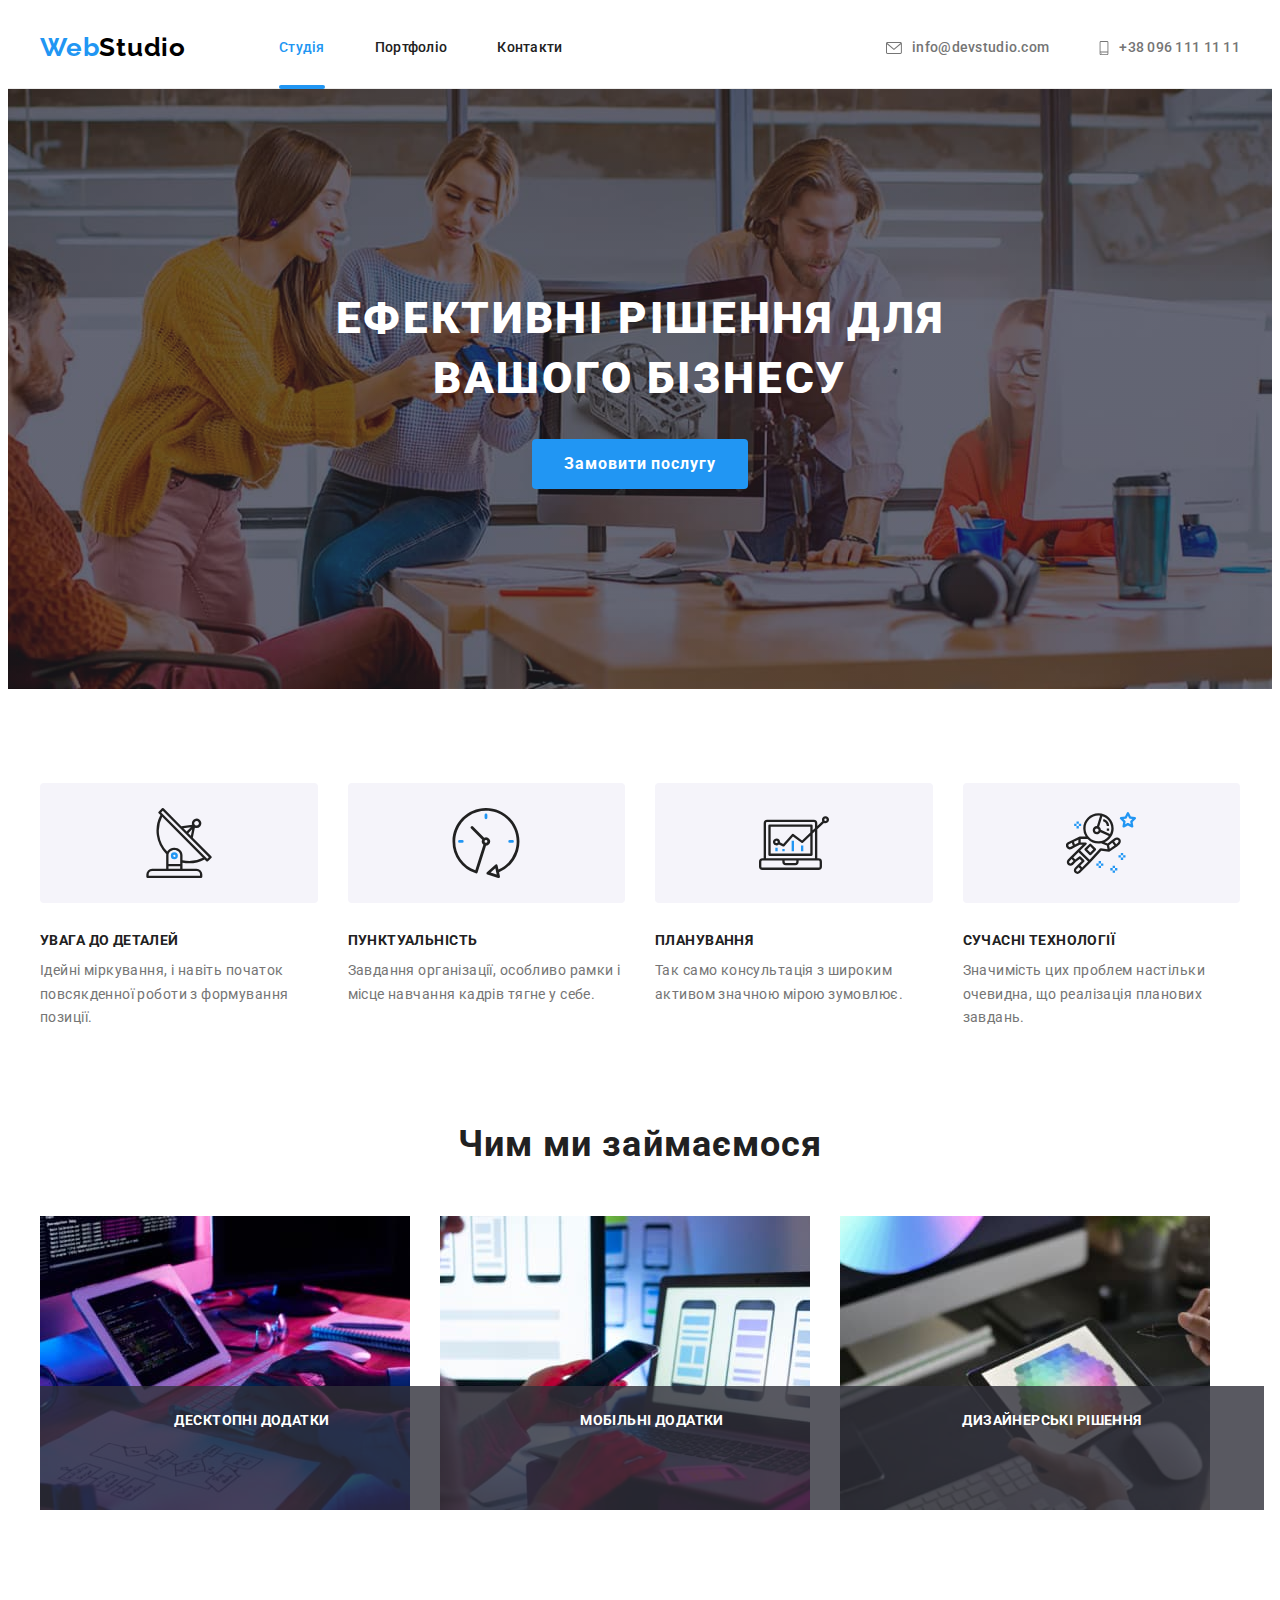
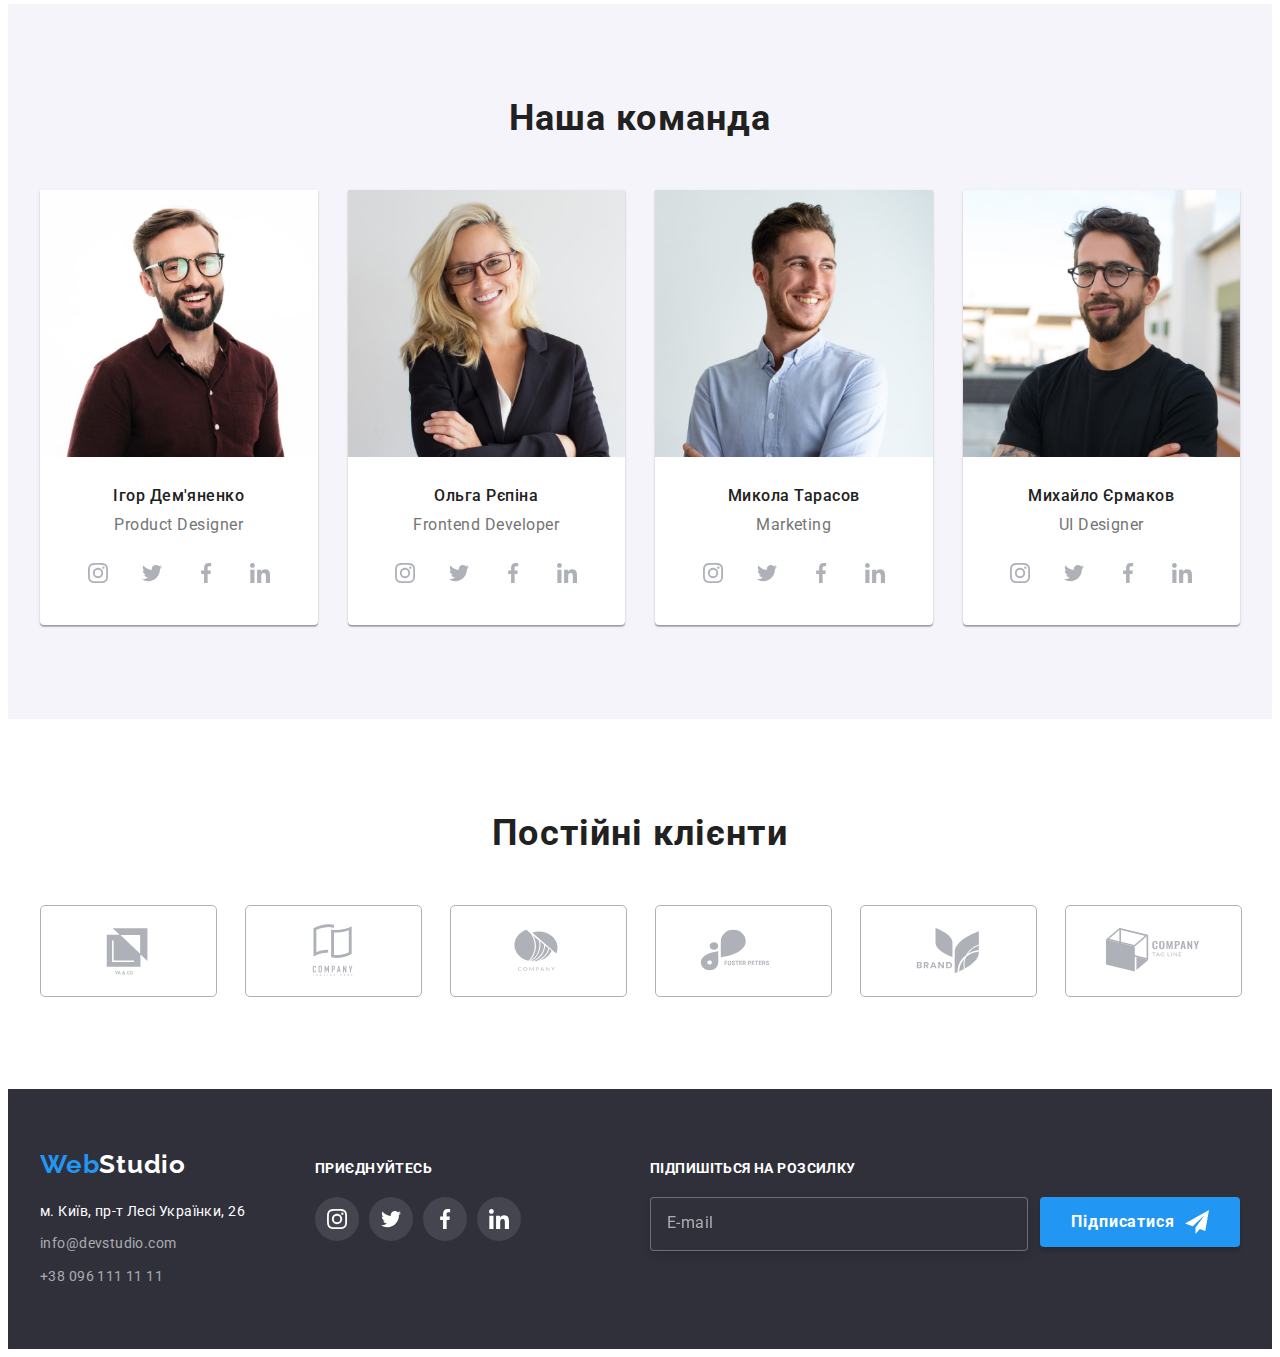
<file: index.html>
<!DOCTYPE html>
<html lang="uk">
  <head>
    <meta charset="UTF-8" />
    <meta http-equiv="X-UA-Compatible" content="IE=edge" />
    <meta name="viewport" content="width=device-width, initial-scale=1.0" />
    <link rel="preconnect" href="https://fonts.googleapis.com" />
    <link rel="preconnect" href="https://fonts.gstatic.com" crossorigin />
    <link
      href="https://fonts.googleapis.com/css2?family=Raleway:wght@700&family=Roboto:wght@400;500;700;900&display=swap"
      rel="stylesheet"
    />
    <link
      rel="stylesheet" href="https://cdnjs.cloudflare.com/ajax/libs/modern-normalize/1.1.0/modern-normalize.min.css" integrity="sha512-wpPYUAdjBVSE4KJnH1VR1HeZfpl1ub8YT/NKx4PuQ5NmX2tKuGu6U/JRp5y+Y8XG2tV+wKQpNHVUX03MfMFn9Q==" crossorigin="anonymous" referrerpolicy="no-referrer" />
      <link rel="stylesheet" href="./css/main.min.css" />
    <title>Студія</title>
  </head>
  <body>
    <!-- Шапка сайту -->
    <header class="page-header">
      <div class="container main-nav">
        <nav class="header-nav">
          <a href="./index.html" class="header-logo link site-logo"
            ><span class="logo">Web</span>Studio</a
          >
          <ul class="nav-list list">
            <li class="item">
              <a href="" class="header-link link current">Студія</a>
            </li>
            <li class="item">
              <a href="./portfolio.html" class="header-link link">Портфоліо</a>
            </li>
            <li class="item">
              <a href="" class="header-link link">Контакти</a>
            </li>
          </ul>
        </nav>
        
        <ul class="contact-list list">
          <li class="contact-item">
            <a href="mailto:info@devstudio.com" class="contact-link link"
              > <svg class="contact-icon" width="16" height="12">
                <use href="./images/icons.svg#icon-envelope"></use>
              </svg>info@devstudio.com</a
            >
          </li>
          <li class="contact-item">
            <a href="tel:+380961111111" class="contact-link link"
              ><svg class="contact-icon" width="10" height="14">
                <use href="./images/icons.svg#icon-smartphone"></use>
              </svg>+38 096 111 11 11</a
            >
          </li>
        </ul>
        <button type="button" class="menu-open" data-menu-open>
          <svg width="40" height="40" aria-label="Mobile menu">
            <use class="icon-menu" href="./images/icons.svg#icon-menu_40px"></use>
          </svg>
        </button>
      </div>
        
      <div class="mob-menu is-hidden" data-menu>
        <div class="container">
          <div class="mob-menu-top">
            <button type="button" class="menu-close" data-menu-close>
              <svg width="40" height="40" aria-label="Mobile menu">
                <use class="icon-menu" href="./images/icons.svg#icon-close_40px"></use>
              </svg>
            </button>
            <ul class="list mobile-list" data-menu>
              <li class="mobile-item"><a href="" class="link mobile-link current">Студія</a></li>
              <li class="mobile-item"><a href="./portfolio.html" class="link mobile-link">Портфоліо</a></li>
              <li class="mobile-item"><a href="" class="link mobile-link">Контакти</a></li>
            </ul>
          </div>
          <div class="mob-menu-bottom">
            <ul class="list mobile-contacts">                
              <li class="mobile-item">
                  <a href="tel:+380681115097" class="link mob-tel">
                      +38 068 111 50 97</a>
              </li>
              <li class="mobile-item">
                  <a href="mailto:maximgnat24@gmail.com" class="link mob-mail">
                      maximgnat24@gmail.com</a>
              </li>
            </ul>
            <ul class="list mob-soc">
              <li class="mob-soc-item">
                  <a href="" class="link mob-soc-link">Instagram</a>
              </li>
              <li class="mob-soc-item">
                  <a href="" class="link mob-soc-link">Twitter</a>
              </li>
              <li class="mob-soc-item">
                  <a href="" class="link mob-soc-link">Facebook</a>
              </li>
              <li class="mob-soc-item">
                  <a href="" class="link mob-soc-link">LinkedIn</a>
              </li>
            </ul>
          </div>
        </div>       
      </div>
        
      
    </header>
    <main>
      <!-- секція герой -->
      <section class="hero bg">
        <div class="container hero-container">
        <h1 class="hero-title">Ефективні рішення для вашого бізнесу</h1>
        <button type="button" class="hero-btn" data-modal-open>Замовити послугу</button>
        </div>
      </section>
      <!-- секція наші переваги -->
      <section class="section">
        <div class="container">
        <h2 class="section-title visually-hidden">Наші переваги</h2>
        <ul class="list card-list">
          <li class="card-list__item">
            <div class="card-list__icon-container">
              <svg class="card-list__icon" width="70" height="70">
                <use href="./images/icons.svg#icon-antenna"></use>
              </svg>
            </div>
            <h3 class="card-list__title">Увага до деталей</h3>
            <p class="card-list__text">
              Ідейні міркування, і навіть початок повсякденної роботи з
              формування позиції.
            </p>
          </li>
          <li class="card-list__item">
            <div class="card-list__icon-container">
              <svg class="card-list__icon" width="70" height="70">
                <use href="./images/icons.svg#icon-clock"></use>
              </svg>
            </div>
            <h3 class="card-list__title">Пунктуальність</h3>
            <p class="card-list__text">
              Завдання організації, особливо рамки і місце навчання кадрів тягне
              у себе.
            </p>
          </li>
          <li class="card-list__item">
            <div class="card-list__icon-container">
              <svg class="card-list__icon" width="70" height="70">
                <use href="./images/icons.svg#icon-diagram"></use>
              </svg>
            </div>
            <h3 class="card-list__title">Планування</h3>
            <p class="card-list__text">
              Так само консультація з широким активом значною мірою зумовлює.
            </p>
          </li>
          <li class="card-list__item">
            <div class="card-list__icon-container">
              <svg class="card-list__icon" width="70" height="70">
                <use href="./images/icons.svg#icon-astronaut"></use>
              </svg>
            </div>
            <h3 class="card-list__title">Сучасні технології</h3>
            <p class="card-list__text">
              Значимість цих проблем настільки очевидна, що реалізація планових
              завдань.
            </p>
          </li>
        </ul>
        </div>
      </section>
      <!-- секція Завдання -->
      <section class="section picture-section">
        <div class="container">
        <h2 class="section-title">Чим ми займаємося</h2>
        <ul class="list picture-list">
          <li class="picture-list__item">
            <img src="./images/img1.jpg" alt="комп'ютер" width="370" />
            <p class="picture-list__text">Десктопні додатки</p>
          </li>
          
          <li class="picture-list__item">
            <img src="./images/img2.jpg" alt="ноутбук" width="370" />
            <p class="picture-list__text">Мобільні додатки</p>
          </li>
          <li class="picture-list__item">
            <img src="./images/img3.jpg" alt="планшет" width="370" />
            <p class="picture-list__text">Дизайнерські рішення</p>
          </li>
        </ul>
        </div>
      </section>
      <!-- секція наша команда  -->
      <section class="section comand">
        <div class="container">
        <h2 class="section-title">Наша команда</h2>
        <ul class="comand-list list">
          <li class="comand-item">
            <picture>
              <source media="(min-width: 1200px)" srcset="./images/team-01-desk-1x.jpg 1x, ./images/team-01-desk-2x.jpg 2x">
              <source media="(min-width: 768px)" srcset="./images/team-01-tab-1x.jpg 1x, ./images/team-01-tab-2x.jpg 2x">
              <source media="(min-width: 320px)" srcset="./images/team-01-mob-1x.jpg 1x, ./images/team-01-mob-2x.jpg 2x">
              <img 
              src="./images/team-01-desk-1x.jpg" 
              class="comand-photo" 
              alt="хлопець в окулярах" 
              width="450" />
            </picture>
            
            <div class="personal-card">
            <h3 class="comand-name">Ігор Дем'яненко</h3>
            <p class="comand-text" lang="en">Product Designer</p>
            <ul class="comand-soc-list list">
              <li class="comand-soc-item">
                <a href="" class="comand-soc-link link"
                target="_blank" rel="noopener noreferrer nofollow">
                  <svg class="comand-soc-icon" width="20" height="20">
                    <use href="./images/icons.svg#icon-instagram"></use>
                  </svg>
                </a>
              </li>
              <li class="comand-soc-item">
                <a href="" class="comand-soc-link link"
                target="_blank"
              rel="noopener noreferrer nofollow">
                  <svg class="comand-soc-icon" width="20" height="20">
                    <use href="./images/icons.svg#icon-twitter"></use>
                  </svg>
                </a>
              </li>
              <li class="comand-soc-item">
                <a href="" class="comand-soc-link link"
                target="_blank"
              rel="noopener noreferrer nofollow">
                  <svg class="comand-soc-icon" width="20" height="20">
                    <use href="./images/icons.svg#icon-facebook"></use>
                  </svg>
                </a>
              </li>
              <li class="comand-soc-item">
                <a href="" class="comand-soc-link link"
                target="_blank"
              rel="noopener noreferrer nofollow">
                  <svg class="comand-soc-icon" width="20" height="20">
                    <use href="./images/icons.svg#icon-linkedin"></use>
                  </svg>
                </a>
              </li>

            </ul>
            </div>
          </li>
          <li class="comand-item">
            <picture>
              <source media="(min-width: 1200px)" srcset="./images/team-02-desk-1x.jpg 1x, ./images/team-02-desk-2x.jpg 2x">
              <source media="(min-width: 768px)" srcset="./images/team-02-tab-1x.jpg 1x, ./images/team-02-tab-2x.jpg 2x">
              <source media="(min-width: 320px)" srcset="./images/team-02-mob-1x.jpg 1x, ./images/team-02-mob-2x.jpg 2x">
              <img 
              src="./images/team-02-desk-1x.jpg" 
              class="comand-photo" 
              alt="білявка в окулярах" 
              width="450" />
            </picture>
            
            <div class="personal-card">
            <h3 class="comand-name">Ольга Рєпіна</h3>
            <p class="comand-text" lang="en">Frontend Developer</p>
            <ul class="comand-soc-list list">
              <li class="comand-soc-item">
                <a href="" class="comand-soc-link link"
                target="_blank"
              rel="noopener noreferrer nofollow">
                  <svg class="comand-soc-icon" width="20" height="20">
                    <use href="./images/icons.svg#icon-instagram"></use>
                  </svg>
                </a>
              </li>
              <li class="comand-soc-item">
                <a href="" class="comand-soc-link link"
                target="_blank"
              rel="noopener noreferrer nofollow">
                  <svg class="comand-soc-icon" width="20" height="20">
                    <use href="./images/icons.svg#icon-twitter"></use>
                  </svg>
                </a>
              </li>
              <li class="comand-soc-item">
                <a href="" class="comand-soc-link link"
                target="_blank"
              rel="noopener noreferrer nofollow">
                  <svg class="comand-soc-icon" width="20" height="20">
                    <use href="./images/icons.svg#icon-facebook"></use>
                  </svg>
                </a>
              </li>
              <li class="comand-soc-item">
                <a href="" class="comand-soc-link link"
                target="_blank"
              rel="noopener noreferrer nofollow">
                  <svg class="comand-soc-icon" width="20" height="20">
                    <use href="./images/icons.svg#icon-linkedin"></use>
                  </svg>
                </a>
              </li>

            </ul>
            </div>
          </li>
          <li class="comand-item">
            <picture>
              <source media="(min-width: 1200px)" srcset="./images/team-03-desk-1x.jpg 1x, ./images/team-03-desk-2x.jpg 2x">
              <source media="(min-width: 768px)" srcset="./images/team-03-tab-1x.jpg 1x, ./images/team-03-tab-2x.jpg 2x">
              <source media="(min-width: 320px)" srcset="./images/team-03-mob-1x.jpg 1x, ./images/team-03-mob-2x.jpg 2x">
              <img 
              src="./images/team-03-desk-1x.jpg" 
              class="comand-photo" 
              alt="хлопець в сорочці" 
              width="450" />
            </picture>
            
            <div class="personal-card">
            <h3 class="comand-name">Микола Тарасов</h3>
            <p class="comand-text" lang="en">Marketing</p>
            <ul class="comand-soc-list list">
              <li class="comand-soc-item">
                <a href="" class="comand-soc-link link"
                target="_blank"
              rel="noopener noreferrer nofollow">
                  <svg class="comand-soc-icon" width="20" height="20">
                    <use href="./images/icons.svg#icon-instagram"></use>
                  </svg>
                </a>
              </li>
              <li class="comand-soc-item">
                <a href="" class="comand-soc-link link"
                target="_blank"
              rel="noopener noreferrer nofollow">
                  <svg class="comand-soc-icon" width="20" height="20">
                    <use href="./images/icons.svg#icon-twitter"></use>
                  </svg>
                </a>
              </li>
              <li class="comand-soc-item">
                <a href="" class="comand-soc-link link"
                target="_blank"
              rel="noopener noreferrer nofollow">
                  <svg class="comand-soc-icon" width="20" height="20">
                    <use href="./images/icons.svg#icon-facebook"></use>
                  </svg>
                </a>
              </li>
              <li class="comand-soc-item">
                <a href="" class="comand-soc-link link"
                target="_blank"
              rel="noopener noreferrer nofollow">
                  <svg class="comand-soc-icon" width="20" height="20">
                    <use href="./images/icons.svg#icon-linkedin"></use>
                  </svg>
                </a>
              </li>

            </ul>
            </div>
          </li>
          <li class="comand-item">
            <picture>
              <source media="(min-width: 1200px)" srcset="./images/team-04-desk-1x.jpg 1x, ./images/team-04-desk-2x.jpg 2x">
              <source media="(min-width: 768px)" srcset="./images/team-04-tab-1x.jpg 1x, ./images/team-04-tab-2x.jpg 2x">
              <source media="(min-width: 320px)" srcset="./images/team-04-mob-1x.jpg 1x, ./images/team-04-mob-2x.jpg 2x">
              <img
              src="./images/team-04-desk-1x.jpg" 
              class="comand-photo"
              alt="хлопець в окулярах і в футболці"
              width="450" />
            </picture>
            
            <div class="personal-card">
            <h3 class="comand-name">Михайло Єрмаков</h3>
            <p class="comand-text" lang="en">UI Designer</p>
            <ul class="comand-soc-list list">
              <li class="comand-soc-item">
                <a href="" class="comand-soc-link link"
                target="_blank"
              rel="noopener noreferrer nofollow">
                  <svg class="comand-soc-icon" width="20" height="20">
                    <use href="./images/icons.svg#icon-instagram"></use>
                  </svg>
                </a>
              </li>
              <li class="comand-soc-item">
                <a href="" class="comand-soc-link link"
                target="_blank"
              rel="noopener noreferrer nofollow">
                  <svg class="comand-soc-icon" width="20" height="20">
                    <use href="./images/icons.svg#icon-twitter"></use>
                  </svg>
                </a>
              </li>
              <li class="comand-soc-item">
                <a href="" class="comand-soc-link link"
                target="_blank"
              rel="noopener noreferrer nofollow">
                  <svg class="comand-soc-icon" width="20" height="20">
                    <use href="./images/icons.svg#icon-facebook"></use>
                  </svg>
                </a>
              </li>
              <li class="comand-soc-item">
                <a href="" class="comand-soc-link link"
                target="_blank"
              rel="noopener noreferrer nofollow">
                  <svg class="comand-soc-icon" width="20" height="20">
                    <use href="./images/icons.svg#icon-linkedin"></use>
                  </svg>
                </a>
              </li>

            </ul>
            </div>
          </li>
        </ul>
        </div>
      </section>
      <section class="section clients">
        <div class="container">
          <h2 class="section-title">Постійні клієнти</h2>
          <ul class="list icon-list">
          <li class="icon-list__item">
            <a href="" class="link icon-list__link" target="_blank"
              rel="noopener noreferrer nofollow">
              <svg class="icon-list__soc-icon" width="106" height="60">
                <use href="./images/icons.svg#icon-logo"></use>
              </svg>
            </a>
          </li>
          <li class="icon-list__item">
            <a href="" class="link icon-list__link" target="_blank"
              rel="noopener noreferrer nofollow">
              <svg class="icon-list__soc-icon" width="106" height="60">
                <use href="./images/icons.svg#icon-logo-1"></use>
              </svg>
            </a>
          </li>
          <li class="icon-list__item">
            <a href="" class="link icon-list__link" target="_blank"
              rel="noopener noreferrer nofollow">
              <svg class="icon-list__soc-icon" width="106" height="60">
                <use href="./images/icons.svg#icon-logo-2"></use>
              </svg>
            </a>
          </li>
          <li class="icon-list__item">
            <a href="" class="link icon-list__link" target="_blank"
              rel="noopener noreferrer nofollow">
              <svg class="icon-list__soc-icon" width="106" height="60">
                <use href="./images/icons.svg#icon-logo-3"></use>
              </svg>
            </a>
          </li>
          <li class="icon-list__item">
            <a href="" class="link icon-list__link" target="_blank"
              rel="noopener noreferrer nofollow">
              <svg class="icon-list__soc-icon" width="106" height="60">
                <use href="./images/icons.svg#icon-logo-4"></use>
              </svg>
            </a>
          </li>
          <li class="icon-list__item">
            <a href="" class="link icon-list__link" target="_blank"
              rel="noopener noreferrer nofollow">
              <svg class="icon-list__soc-icon" width="106" height="60">
                <use href="./images/icons.svg#icon-logo-5"></use>
              </svg>
            </a>
          </li>
          </ul>
        </div>
      </section>
    </main>
    <!-- футер -->
    <footer class="page-footer">
      <div class="container footer-container">
        <div class="address-soc-wrap">
          <div class="address-container">
            <a href="./index.html" class="header-logo link"
              ><span class="logo">Web</span>Studio</a>
            <address class="address">
              <ul class="footer-list list">
                <li class="item">
                  <a
                    href="https://goo.gl/maps/CPtrU1FHBa2aNyZL9"
                    target="_blank"
                    rel="noopener noreferrer nofollow"
                    class="address-link link"
                    >м. Київ, пр-т Лесі Українки, 26</a
                  >
                </li>
                <li class="item">
                  <a href="mailto:info@devstudio.com" class="address-contacts link"
                    >info@devstudio.com</a
                  >
                </li>
                <li class="item">
                  <a href="tel:+380961111111" class="address-contacts link"
                    >+38 096 111 11 11</a
                  >
                </li>
              </ul>
            </address>
          </div>  
      
          <div class="footer-soc">
            <p class="footer-soc-title">Приєднуйтесь</p> 
              <ul class="footer-soc-list list">
                <li class="footer-soc-item">
                <a href="" class="footer-soc-link link"
                target="_blank" rel="noopener noreferrer nofollow">
                  <svg class="footer-soc-icon" width="20" height="20">
                    <use href="./images/icons.svg#icon-instagram"></use>
                  </svg>
                  </a>
                </li>
                <li class="footer-soc-item">
                <a href="" class="footer-soc-link link"
                target="_blank"
              rel="noopener noreferrer nofollow">
                  <svg class="footer-soc-icon" width="20" height="20">
                    <use href="./images/icons.svg#icon-twitter"></use>
                  </svg>
                </a>
              </li>
              <li class="footer-soc-item">
                <a href="" class="footer-soc-link link"
                target="_blank"
              rel="noopener noreferrer nofollow">
                  <svg class="footer-soc-icon" width="20" height="20">
                    <use href="./images/icons.svg#icon-facebook"></use>
                  </svg>
                </a>
              </li>
              <li class="footer-soc-item">
                <a href="" class="footer-soc-link link"
                target="_blank"
              rel="noopener noreferrer nofollow">
                  <svg class="footer-soc-icon" width="20" height="20">
                    <use href="./images/icons.svg#icon-linkedin"></use>
                  </svg>
                </a>
              </li>
          </ul>
        
          </div>
        </div>

      <div class="send-container">
        <p class="send-title">Підпишіться на розсилку</p>
        <form class="user-send">          
          <input 
          type="email"
          name="email"
          id="email"
          class="send-input"
          placeholder="E-mail">
          <button type="submit" class="send-btn">Підписатися</button>          
        </form>
      </div>
      </div>
    </footer>


    <div class="backdrop is-hidden" data-modal>
      <div class="modal">
        <button type="button" class="modal-close" data-modal-close>
          <svg class="modal-close-icon" width="18" height="18">
            <use href="./images/icons.svg#icon-close-black"></use>
          </svg>
        </button>
        <p class="modal-title">Залиште свої дані, ми вам передзвонимо</p>
        <form  class="modal-form">
          <div class="modal-field">
          <label for="user-name" class="input-label">Ім'я</label>           
          <div class="input-wrap">
          <input
                type="text"
                name="user-name"
                class="modal-input"                
                id="user-name"/>
          <svg class="modal-input-icon" width="18" height="18">
            <use href="./images/icons.svg#icon-person-modal"></use>
          </svg>
          </div>
          </div>
          
          <div class="modal-field">
          <label for="user-tel" class="input-label">Телефон</label>            
          <div class="input-wrap">
          <input type="tel" name="user-tel" class="modal-input" id="user-tel">
          <svg class="modal-input-icon" width="18" height="18">
            <use href="./images/icons.svg#icon-phone-modal"></use>
          </svg>
          </div> 
          </div>
          <div class="modal-field">
          <label for="user-email" class="input-label">Пошта</label>             
          <div class="input-wrap">
          <input type="email" name="user-email" class="modal-input" id="user-email">
          <svg class="modal-input-icon" width="18" height="18">
            <use href="./images/icons.svg#icon-email-modal"></use>
          </svg>
        </div> 
        </div>
        
            <label for="user-comment" class="input-label">Коментар</label>
            <textarea
              name="user-comment"
              id="user-comment"
              class="modal-text"
              placeholder="Введіть текст"></textarea> 

              <div class="modal-field modal-check">
            <input
              type="checkbox"
              name="privacy"
              id="privacy"
              class="input-check visually-hidden"/>
            <label for="privacy" class="check-text">
              <span>
                <svg class="check-icon" width="16" height="15">
                  <use href="./images/icons.svg#icon-check"></use>
                </svg>
              </span>
            Погоджуюся з розсилкою та приймаю <a href="" class="check-deal"> Умови договору</a></label>
          </div>         
                                
          <button type="submit" class="modal-send">Відправити</button>
        </form>
      </div>
      </div>
    
    <script src="./js/modal.js"></script>
    <script src="./js/menu.js"></script>
  </body>
</html>
</file>
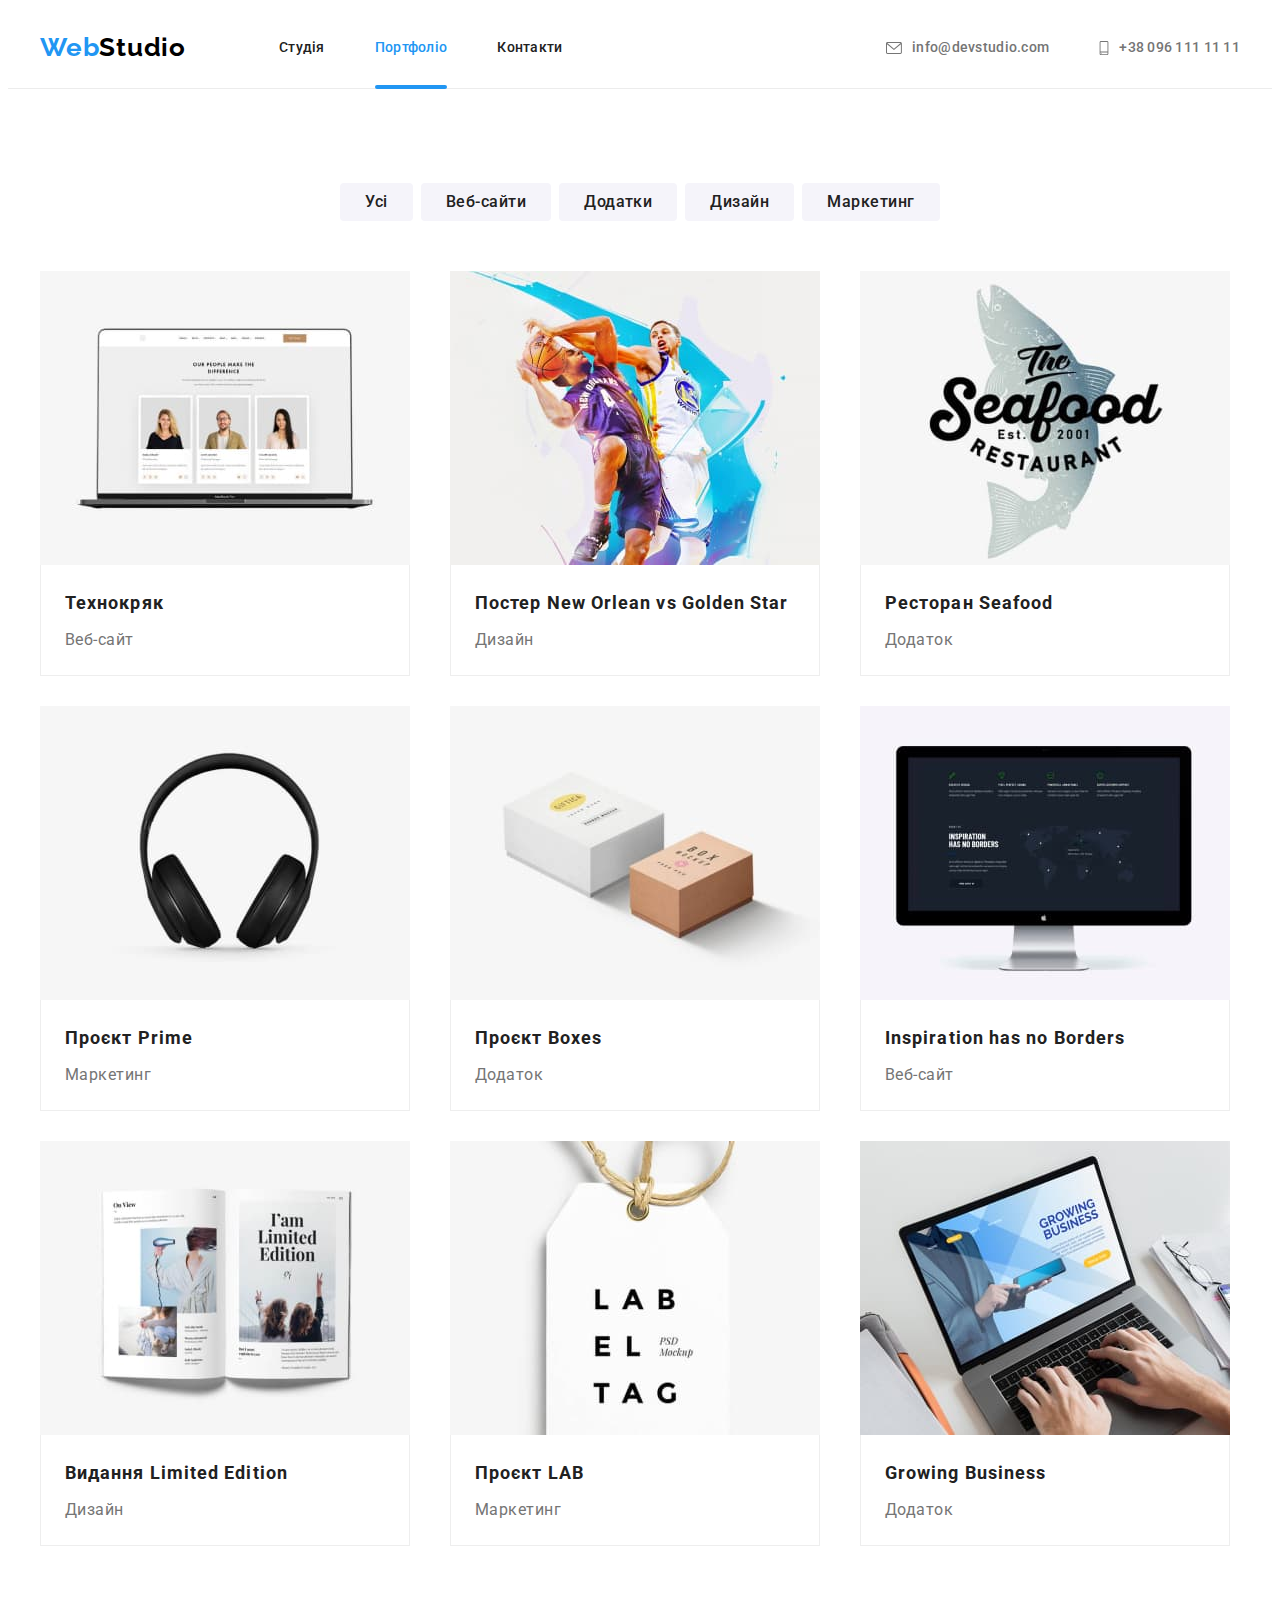
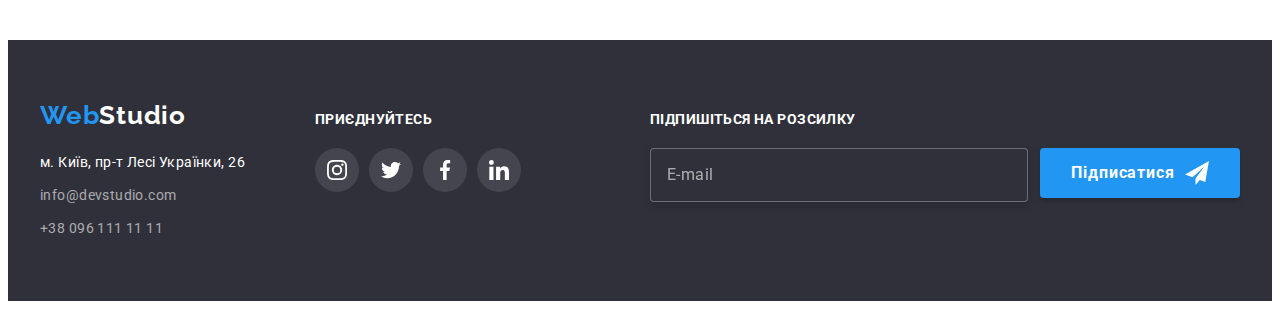
<file: portfolio.html>
<!DOCTYPE html>
<html lang="uk">
  <head>
    <meta charset="UTF-8" />
    <meta http-equiv="X-UA-Compatible" content="IE=edge" />
    <meta name="viewport" content="width=device-width, initial-scale=1.0" />
    <link rel="preconnect" href="https://fonts.googleapis.com" />
    <link rel="preconnect" href="https://fonts.gstatic.com" crossorigin />
    <link
      href="https://fonts.googleapis.com/css2?family=Raleway:wght@700&family=Roboto:wght@400;500;700;900&display=swap"
      rel="stylesheet"
    />
    <link rel="stylesheet" href="https://cdnjs.cloudflare.com/ajax/libs/modern-normalize/1.1.0/modern-normalize.min.css" integrity="sha512-wpPYUAdjBVSE4KJnH1VR1HeZfpl1ub8YT/NKx4PuQ5NmX2tKuGu6U/JRp5y+Y8XG2tV+wKQpNHVUX03MfMFn9Q==" crossorigin="anonymous" referrerpolicy="no-referrer" />
    <link rel="stylesheet" href="./css/main.min.css" />
    <title>Портфоліо</title>
  </head>
  <body>
    <!-- Шапка сайту -->
    <header class="page-header">
      <div class="container main-nav">
        <nav class="header-nav">
          <a href="./index.html" class="header-logo link site-logo"
            ><span class="logo">Web</span>Studio</a
          >
          <ul class="nav-list list">
            <li class="item">
              <a href="./index.html" class="header-link link">Студія</a>
            </li>
            <li class="item">
              <a href="" class="header-link link current">Портфоліо</a>
            </li>
            <li class="item">
              <a href="" class="header-link link">Контакти</a>
            </li>
          </ul>
        </nav>
        
        <ul class="contact-list list">
          <li class="contact-item">
            <a href="mailto:info@devstudio.com" class="contact-link link"
              > <svg class="contact-icon" width="16" height="12">
                <use href="./images/icons.svg#icon-envelope"></use>
              </svg>info@devstudio.com</a
            >
          </li>
          <li class="contact-item">
            <a href="tel:+380961111111" class="contact-link link"
              ><svg class="contact-icon" width="10" height="14">
                <use href="./images/icons.svg#icon-smartphone"></use>
              </svg>+38 096 111 11 11</a
            >
          </li>
        </ul>
        <button type="button" class="menu-open" data-menu-open>
          <svg width="40" height="40" aria-label="Mobile menu">
            <use class="icon-menu" href="./images/icons.svg#icon-menu_40px"></use>
          </svg>
        </button>
      </div>
        
      <div class="mob-menu is-hidden" data-menu>
        <div class="container">
          <div class="mob-menu-top">
            <button type="button" class="menu-close" data-menu-close>
              <svg width="40" height="40" aria-label="Mobile menu">
                <use class="icon-menu" href="./images/icons.svg#icon-close_40px"></use>
              </svg>
            </button>
            <ul class="list mobile-list" data-menu>
              <li class="mobile-item"><a href="./index.html" class="link mobile-link">Студія</a></li>
              <li class="mobile-item"><a href="" class="link mobile-link current">Портфоліо</a></li>
              <li class="mobile-item"><a href="" class="link mobile-link">Контакти</a></li>
            </ul>
          </div>
          <div class="mob-menu-bottom">
            <ul class="list mobile-contacts">                
              <li class="mobile-item">
                  <a href="tel:+380681115097" class="link mob-tel">
                      +38 068 111 50 97</a>
              </li>
              <li class="mobile-item">
                  <a href="mailto:maximgnat24@gmail.com" class="link mob-mail">
                      maximgnat24@gmail.com</a>
              </li>
            </ul>
            <ul class="list mob-soc">
              <li class="mob-soc-item">
                  <a href="" class="link mob-soc-link">Instagram</a>
              </li>
              <li class="mob-soc-item">
                  <a href="" class="link mob-soc-link">Twitter</a>
              </li>
              <li class="mob-soc-item">
                  <a href="" class="link mob-soc-link">Facebook</a>
              </li>
              <li class="mob-soc-item">
                  <a href="" class="link mob-soc-link">LinkedIn</a>
              </li>
            </ul>
          </div>
        </div>       
      </div>
        
      
    </header>
    <main>
      <!-- фільтр -->
      <section class="section portfolio-section">        
      <div class="container">
        <ul class="filter list">
          <li><button type="button" class="filter-btn">Усі</button></li>
          <li><button type="button" class="filter-btn">Веб-сайти</button></li>
          <li><button type="button" class="filter-btn">Додатки</button></li>
          <li><button type="button" class="filter-btn">Дизайн</button></li>
          <li><button type="button" class="filter-btn">Маркетинг</button></li>
        </ul>
      
        <!-- проєкти -->
        <ul class="projects-list list">
          <li class="projects-item">
            <a href="" class="link card-link">
            <div class="projects-item-wrap">           
            <img 
              src="./images/img09.jpg"
              alt="Відкритий ноутбук"
              width="370"
              height="294"
            />
            <p class="projects-item-top">Ресурс пропонує комплексні пропозиції з різним рівнем функціоналу та сервісів.
            Все це дозволить відвідувачу отримати вичерпні відомості про компанію чи приватну особу.</p>            
            </div>           
            <div class="projects-container">
            <h3 class="projects-title">Технокряк</h3>
            <p class="projects-text">Веб-сайт</p>
            </div>
            </a>
          </li>
          <li class="projects-item">
            <a href="" class="link card-link">
              <div class="projects-item-wrap">
            <img  
              src="./images/img10.jpg"
              alt="Спортсмени"
              width="370"
              height="294"
            />
            <p class="projects-item-top">Ресурс пропонує комплексні пропозиції з різним рівнем функціоналу та сервісів.
              Все це дозволить відвідувачу отримати вичерпні відомості про компанію чи приватну особу.</p>
              </div>            
            <div class="projects-container">
            <h3 class="projects-title">
              Постер <span lang="en">New Orlean vs Golden Star</span>
            </h3>
            <p class="projects-text">Дизайн</p>
            </div>
            </a>
          </li>
          <li class="projects-item">
            <a href="" class="link card-link">
              <div class="projects-item-wrap">
            <img 
              src="./images/img11.jpg"
              alt="Лого ресторану"
              width="370"
              height="294"
            />
            <p class="projects-item-top">Ресурс пропонує комплексні пропозиції з різним рівнем функціоналу та сервісів.
              Все це дозволить відвідувачу отримати вичерпні відомості про компанію чи приватну особу.</p>
              </div>           
            <div class="projects-container">
            <h3 class="projects-title">Ресторан <span lang="en">Seafood</span></h3>
            <p class="projects-text">Додаток</p>
            </div>
            </a>
          </li>
          <li class="projects-item">
            <a href="" class="link card-link">
              <div class="projects-item-wrap">
            <img 
              src="./images/img12.jpg"
              alt="Навушники"
              width="370"
              height="294"
            />
            <p class="projects-item-top">Ресурс пропонує комплексні пропозиції з різним рівнем функціоналу та сервісів.
              Все це дозволить відвідувачу отримати вичерпні відомості про компанію чи приватну особу.</p>
              </div>           
            <div class="projects-container">
            <h3 class="projects-title">Проєкт <span lang="en">Prime</span></h3>
            <p class="projects-text">Маркетинг</p>
            </div>
            </a>
          </li>
          <li class="projects-item">
            <a href="" class="link card-link">
              <div class="projects-item-wrap">
            <img
              src="./images/img13.jpg"
              alt="Два бокси"
              width="370"
              height="294"
            />
            <p class="projects-item-top">Ресурс пропонує комплексні пропозиції з різним рівнем функціоналу та сервісів.
              Все це дозволить відвідувачу отримати вичерпні відомості про компанію чи приватну особу.</p>
              </div>            
            <div class="projects-container">
            <h3 class="projects-title">Проєкт <span lang="en">Boxes</span></h3>
            <p class="projects-text">Додаток</p>
            </div>
            </a>
          </li>
          <li class="projects-item">
            <a href="" class="link card-link">
              <div class="projects-item-wrap">
            <img
              src="./images/img14.jpg"
              alt="Монітор"
              width="370"
              height="294"
            />
            <p class="projects-item-top">Ресурс пропонує комплексні пропозиції з різним рівнем функціоналу та сервісів.
              Все це дозволить відвідувачу отримати вичерпні відомості про компанію чи приватну особу.</p>
              </div>            
            <div class="projects-container">
            <h3 class="projects-title" lang="en">Inspiration has no Borders</h3>
            <p class="projects-text">Веб-сайт</p>
            </div>
            </a>
          </li>
          <li class="projects-item">
            <a href="" class="link card-link">
              <div class="projects-item-wrap">
            <img
              src="./images/img15.jpg"
              alt="Відкрита книга"
              width="370"
              height="294"
            />
            <p class="projects-item-top">Ресурс пропонує комплексні пропозиції з різним рівнем функціоналу та сервісів.
              Все це дозволить відвідувачу отримати вичерпні відомості про компанію чи приватну особу.</p>
              </div>           
            <div class="projects-container">
            <h3 class="projects-title">
              Видання <span lang="en">Limited Edition</span>
            </h3>
            <p class="projects-text">Дизайн</p>
            </div>
            </a>
          </li>
          <li class="projects-item">
            <a href="" class="link card-link">
              <div class="projects-item-wrap">
            <img
              src="./images/img16.jpg"
              alt="Жетон"
              width="370"
              height="294"
            />
            <p class="projects-item-top">Ресурс пропонує комплексні пропозиції з різним рівнем функціоналу та сервісів.
              Все це дозволить відвідувачу отримати вичерпні відомості про компанію чи приватну особу.</p>
              </div>            
            <div class="projects-container">
            <h3 class="projects-title">Проєкт <span lang="en">LAB</span></h3>
            <p class="projects-text">Маркетинг</p>
            </div>
            </a>
          </li>
          <li class="projects-item">
            <a href="" class="link card-link">
              <div class="projects-item-wrap">
                <img
              src="./images/img17.jpg"
              alt="Робочий стол"
              width="370"
              height="294"
            /> 
            <p class="projects-item-top">Ресурс пропонує комплексні пропозиції з різним рівнем функціоналу та сервісів.
              Все це дозволить відвідувачу отримати вичерпні відомості про компанію чи приватну особу.</p>
              </div>           
            <div class="projects-container">
            <h3 class="projects-title" lang="en">Growing Business</h3>
            <p class="projects-text">Додаток</p>
            </div>
            </a>
          </li>
        </ul> 
        </div>       
      </section>
    </main>
    <!-- футер -->
    <footer class="page-footer">
      <div class="container footer-container">
        <div class="address-soc-wrap">
          <div class="address-container">
            <a href="./index.html" class="header-logo link"
              ><span class="logo">Web</span>Studio</a>
            <address class="address">
              <ul class="footer-list list">
                <li class="item">
                  <a
                    href="https://goo.gl/maps/CPtrU1FHBa2aNyZL9"
                    target="_blank"
                    rel="noopener noreferrer nofollow"
                    class="address-link link"
                    >м. Київ, пр-т Лесі Українки, 26</a
                  >
                </li>
                <li class="item">
                  <a href="mailto:info@devstudio.com" class="address-contacts link"
                    >info@devstudio.com</a
                  >
                </li>
                <li class="item">
                  <a href="tel:+380961111111" class="address-contacts link"
                    >+38 096 111 11 11</a
                  >
                </li>
              </ul>
            </address>
          </div>  
      
          <div class="footer-soc">
            <p class="footer-soc-title">Приєднуйтесь</p> 
              <ul class="footer-soc-list list">
                <li class="footer-soc-item">
                <a href="" class="footer-soc-link link"
                target="_blank" rel="noopener noreferrer nofollow">
                  <svg class="footer-soc-icon" width="20" height="20">
                    <use href="./images/icons.svg#icon-instagram"></use>
                  </svg>
                  </a>
                </li>
                <li class="footer-soc-item">
                <a href="" class="footer-soc-link link"
                target="_blank"
              rel="noopener noreferrer nofollow">
                  <svg class="footer-soc-icon" width="20" height="20">
                    <use href="./images/icons.svg#icon-twitter"></use>
                  </svg>
                </a>
              </li>
              <li class="footer-soc-item">
                <a href="" class="footer-soc-link link"
                target="_blank"
              rel="noopener noreferrer nofollow">
                  <svg class="footer-soc-icon" width="20" height="20">
                    <use href="./images/icons.svg#icon-facebook"></use>
                  </svg>
                </a>
              </li>
              <li class="footer-soc-item">
                <a href="" class="footer-soc-link link"
                target="_blank"
              rel="noopener noreferrer nofollow">
                  <svg class="footer-soc-icon" width="20" height="20">
                    <use href="./images/icons.svg#icon-linkedin"></use>
                  </svg>
                </a>
              </li>
          </ul>
        
          </div>
        </div>

      <div class="send-container">
        <p class="send-title">Підпишіться на розсилку</p>
        <form class="user-send">          
          <input 
          type="email"
          name="email"
          id="email"
          class="send-input"
          placeholder="E-mail">
          <button type="submit" class="send-btn">Підписатися</button>          
        </form>
      </div>
      </div>
    </footer>
    <script src="./js/menu.js"></script>
  </body>
</html>
</file>
<file: css/main.min.css>
:root{--page-back-color: #ffffff;--hero-back-color: #2f303a;--command-back-color: #f5f4fa;--footer-back-color: #2f303a;--primary-text-color: #757575;--title-text-color: #212121;--accent-text-color: #2196f3;--logo-text-color: #000000;--header-contacts-color: #757575;--hero-title-color: #ffffff;--footer-address-color: #ffffff;--footer-contacts-color: rgba(255, 255, 255, 0.6);--color-border-clients: #AFB1B8;--comand-soc-link: #AFB1B8;--color-soc-footer: #ffffff;--comand-soc-hover: #2196f3;--color-projects-top: #ffffff;--background-modal: #ffffff;--color-modal-title: #212121;--button-form-send: #2196f3;--background-form-send: #188CE8;--modal-label: #757575;--bg-gradient: linear-gradient( rgba(47, 48, 58, 0.4), rgba(47, 48, 58, 0.4))}p,h1,h2,h3,h4,h5,h6{margin:0}ul,ol{padding-left:0;margin:0}button{cursor:pointer}address{font-style:normal}img{display:block;max-width:100%;height:auto;width:100%}body{background:var(--page-back-color);font-family:"Roboto",sans-serif;color:var(--primary-text-color)}.link{text-decoration:none}.list{list-style:none}.section{padding-top:60px;padding-bottom:60px}.section:nth-child(3){padding-top:0}@media screen and (min-width: 1200px){.section{padding-top:94px;padding-bottom:94px}}.visually-hidden{position:absolute;white-space:nowrap;width:1px;height:1px;overflow:hidden;border:0;padding:0;clip:rect(0 0 0 0);-webkit-clip-path:inset(50%);clip-path:inset(50%);margin:-1px}.container{width:100%;margin-left:auto;margin-right:auto;padding:0 15px}@media screen and (min-width: 480px){.container{max-width:480px}}@media screen and (min-width: 768px){.container{max-width:768px}}@media screen and (min-width: 1200px){.container{max-width:1200px}}.section-title{margin-bottom:30px;font-weight:700;font-size:28px;line-height:1.18;letter-spacing:.03em;text-align:center;color:var(--title-text-color)}@media screen and (min-width: 1200px){.section-title{margin-bottom:50px;font-weight:700;font-size:36px;line-height:1.16;letter-spacing:.03em}}.backdrop{width:100%;height:100%;background-color:rgba(0,0,0,.2);position:fixed;top:0;transition:opacity 250ms cubic-bezier(0.4, 0, 0.2, 1),visibility 250ms cubic-bezier(0.4, 0, 0.2, 1)}.modal{padding:40px;position:absolute;top:50%;left:50%;transform:translate(-50%, -50%) scale(1);transition:transform 250ms cubic-bezier(0.4, 0, 0.2, 1);width:100%;min-height:581px;background:var(--background-modal);box-shadow:0px 1px 3px rgba(0,0,0,.12),0px 1px 1px rgba(0,0,0,.14),0px 2px 1px rgba(0,0,0,.2);border-radius:4px}@media screen and (min-width: 480px){.modal{width:450px}}@media screen and (min-width: 1200px){.modal{width:528px}}.backdrop.is-hidden .modal{transform:translate(-50%, -50%) scale(0)}.modal-close{width:30px;height:30px;background-color:rgba(0,0,0,0);border:1px solid rgba(0,0,0,.1);border-radius:50%;position:absolute;top:8px;right:8px;display:flex;align-items:center;justify-content:center;cursor:pointer;transition:fill 250ms cubic-bezier(0.4, 0, 0.2, 1)}.modal-close:hover,.modal-close:focus{fill:var(--comand-soc-hover)}.backdrop.is-hidden{opacity:0;visibility:hidden;pointer-events:none}.modal-title{margin-bottom:12px;font-weight:700;font-size:20px;line-height:1.15;letter-spacing:.03em;text-align:center;color:var(--color-modal-title)}.modal-field{margin-bottom:10px}.input-wrap{position:relative}.modal-input-icon{position:absolute;left:12px;top:50%;transform:translateY(-50%);transition:fill 250ms cubic-bezier(0.4, 0, 0.2, 1)}.modal-input:focus+.modal-input-icon,.modal-input:hover+.modal-input-icon{fill:var(--button-form-send)}.modal-input{width:100%;height:40px;border:1px solid rgba(33,33,33,.2);border-radius:4px;padding-left:42px;outline:rgba(0,0,0,0);color:#3d3e45;font-size:14px;transition:border-color 250ms cubic-bezier(0.4, 0, 0.2, 1)}.modal-input:focus,.modal-input:hover{border-color:var(--button-form-send)}.modal-input::-moz-placeholder{font-size:12px;color:rgba(117,117,117,.5);-moz-transition:color 250ms cubic-bezier(0.4, 0, 0.2, 1);transition:color 250ms cubic-bezier(0.4, 0, 0.2, 1)}.modal-input:-ms-input-placeholder{font-size:12px;color:rgba(117,117,117,.5);-ms-transition:color 250ms cubic-bezier(0.4, 0, 0.2, 1);transition:color 250ms cubic-bezier(0.4, 0, 0.2, 1)}.modal-input::placeholder{font-size:12px;color:rgba(117,117,117,.5);transition:color 250ms cubic-bezier(0.4, 0, 0.2, 1)}.input-label{font-size:12px;display:block;margin-bottom:4px;color:var(--modal-label)}.modal-text{width:100%;height:120px;padding-top:12px;padding-left:16px;padding-right:16px;padding-bottom:12px;border:1px solid rgba(33,33,33,.2);border-radius:4px;outline:none;resize:none;color:var(--modal-label)}.modal-text::-moz-placeholder{font-size:12px;color:rgba(117,117,117,.5);-moz-transition:color 250ms cubic-bezier(0.4, 0, 0.2, 1);transition:color 250ms cubic-bezier(0.4, 0, 0.2, 1)}.modal-text:-ms-input-placeholder{font-size:12px;color:rgba(117,117,117,.5);-ms-transition:color 250ms cubic-bezier(0.4, 0, 0.2, 1);transition:color 250ms cubic-bezier(0.4, 0, 0.2, 1)}.modal-text::placeholder{font-size:12px;color:rgba(117,117,117,.5);transition:color 250ms cubic-bezier(0.4, 0, 0.2, 1)}.modal-send{width:200px;height:50px;padding:10px 52px;margin-left:auto;margin-right:auto;font-weight:700;font-size:16px;line-height:1.9;letter-spacing:.06em;display:flex;justify-content:center;align-items:center;text-align:center;border:none;color:var(--background-modal);background-color:var(--button-form-send);box-shadow:0px 4px 4px rgba(0,0,0,.15);border-radius:4px;transition:background-color 250ms cubic-bezier(0.4, 0, 0.2, 1)}.modal-send:hover,.modal-send:focus{background-color:var(--background-form-send)}.modal-check{display:flex;justify-content:center;align-items:center}.check-text{font-weight:400;font-size:7px;line-height:1.17;letter-spacing:.03em;display:flex;align-items:center;position:relative;margin-top:20px;margin-bottom:30px}@media screen and (min-width: 480px){.check-text{font-weight:400;font-size:12px;line-height:1.17;letter-spacing:.03em}}@media screen and (min-width: 1200px){.check-text{font-weight:400;font-size:14px;line-height:1.71;letter-spacing:.03em}}.check-text span{width:16px;height:15px;border:2px solid #212121;border-radius:3px;margin-right:7px;display:flex;align-items:center;justify-content:center;fill:rgba(0,0,0,0);transition:background-color 250ms cubic-bezier(0.4, 0, 0.2, 1),fill 250ms cubic-bezier(0.4, 0, 0.2, 1)}.check-deal{color:var(--button-form-send);margin-left:5px}.input-check:checked+.check-text span{background-color:var(--button-form-send);border-color:rgba(0,0,0,0);fill:var(--background-modal);background-origin:border-box}.mobile-btn{margin:0;padding:0;background-color:rgba(0,0,0,0);border:0;z-index:2}@media screen and (min-width: 768px){.mobile-btn{display:none}}.mobile-btn .icon-cross{display:none}.mobile-btn.is-open .icon-cross{display:block}.mobile-btn.is-open .icon-menu{display:none}.icon-cross:hover,.icon-cross:focus{fill:#2196f3}.menu-open{background-color:rgba(0,0,0,0);border:none;margin-left:auto}@media screen and (min-width: 768px){.menu-open{display:none}}.mob-menu{width:100vw;height:100vh;background-color:#fff;top:0;position:fixed;z-index:1;padding-top:48px;padding-bottom:48px}.mob-menu>.container{height:100%;display:flex;flex-direction:column;justify-content:space-between;overflow:auto}@media screen and (min-width: 768px){.mob-menu{display:none}}.mob-menu.is-hidden{display:none}.menu-close{position:absolute;top:10px;right:15px;background-color:rgba(0,0,0,0);border:none;margin-left:auto;display:block;margin-bottom:30px}.menu-close:hover,.menu-close:focus{fill:#2196f3}.mobile-list{margin-left:40px}.mobile-item:not(:last-child){margin-bottom:32px}.mobile-link{display:inline-block;font-weight:500;font-size:40px;line-height:1.05;letter-spacing:.02em;text-decoration:none;color:#212121}.mobile-link:hover,.mobile-link:focus{color:#2196f3}.mobile-link.current{color:var(--accent-text-color)}.mobile-contacts{margin-left:40px;margin-bottom:64px}.mobile-contacts>.mobile-item{width:100%}.mob-tel{font-weight:500;font-size:24px;line-height:1.18;letter-spacing:.02em;color:#2196f3}@media screen and (min-width: 480px){.mob-tel{font-weight:500;font-size:34px;line-height:1.18;letter-spacing:.02em}}.mob-mail{font-weight:500;font-size:18px;line-height:1.18;letter-spacing:.02em;color:#757575}@media screen and (min-width: 480px){.mob-mail{font-weight:500;font-size:24px;line-height:1.17;letter-spacing:.02em}}.mob-soc{display:flex;margin-left:40px}.mob-soc-item{padding-left:5px;padding-right:5px;text-align:center;border-right:1px solid rgba(33,33,33,.2)}@media screen and (min-width: 480px){.mob-soc-item{padding-left:10px;padding-right:10px}}.mob-soc-item:first-child{padding-left:0}.mob-soc-item:last-child{border-right:0}.mob-soc-link{font-weight:500;font-size:12px;line-height:1.18;letter-spacing:.02em;color:#2196f3}@media screen and (min-width: 480px){.mob-soc-link{font-weight:500;font-size:18px;line-height:1.22;letter-spacing:.02em}}.page-header{border-bottom:1px solid #ececec}.main-nav{display:flex}.header-nav{display:flex;align-items:center}.header-logo{font-family:"Raleway";font-weight:700;font-size:24px;line-height:1.17;letter-spacing:.03em;color:var(--logo-text-color)}@media screen and (min-width: 1200px){.header-logo{font-weight:700;font-size:26px;line-height:1.19;letter-spacing:.03em}}.logo{color:var(--accent-text-color)}.site-logo{display:block;padding-top:16px;padding-bottom:16px}@media screen and (min-width: 768px){.site-logo{padding-top:26px;padding-bottom:26px}}@media screen and (min-width: 1200px){.site-logo{padding-top:24px;padding-bottom:25px}}.header-link{position:relative;display:block;padding-top:32px;padding-bottom:32px;font-weight:500;font-size:14px;line-height:1.14;letter-spacing:.02em;color:var(--title-text-color);transition:color 250ms cubic-bezier(0.4, 0, 0.2, 1)}.header-link:hover,.header-link:focus{color:var(--accent-text-color)}.header-link.current{color:var(--accent-text-color)}.header-link.current::after{content:"";width:100%;height:4px;background-color:#2196f3;border-radius:2px;position:absolute;display:block;bottom:-1px}.contact-list{display:none}@media screen and (min-width: 768px){.contact-list{display:block;padding-top:21px;padding-bottom:21px;margin-left:auto}}@media screen and (min-width: 1200px){.contact-list{display:flex;align-items:center;gap:50px;margin-left:auto;padding:0}}.contact-item:not(:last-child){margin-bottom:10px}@media screen and (min-width: 1200px){.contact-item:not(:last-child){margin:0}}.contact-link{display:flex;align-items:center;font-weight:500;font-size:12px;line-height:1.17;letter-spacing:.02em;color:var(--header-contacts-color);fill:var(--header-contacts-color);transition:color 250ms cubic-bezier(0.4, 0, 0.2, 1),fill 250ms cubic-bezier(0.4, 0, 0.2, 1)}@media screen and (min-width: 1200px){.contact-link{padding-top:32px;padding-bottom:32px;font-weight:500;font-size:14px;line-height:1.14;letter-spacing:.02em}}.contact-link:hover,.contact-link:focus{color:var(--accent-text-color);fill:var(--accent-text-color)}.nav-list{display:none}@media screen and (min-width: 768px){.nav-list{display:flex;margin-left:93px;gap:50px}}.contact-icon{margin-right:10px}.hero{padding:118px 0;max-width:100%}@media screen and (min-width: 1200px){.hero{padding:200px 0}}.bg{background:var(--hero-back-color);background-image:var(--bg-gradient),url(../images/hero-bg-mob-1x.jpg);background-repeat:no-repeat;background-position:center;background-size:cover}@media(min-device-pixel-ratio: 2),(-webkit-min-device-pixel-ratio: 2),(min-resolution: 192dpi),(min-resolution: 2dppx){.bg{background-image:var(--bg-gradient),url(../images/hero-bg-mob-2x.jpg)}}@media screen and (min-width: 768px){.bg{background-image:var(--bg-gradient),url(../images/hero-bg-tab-1x.jpg)}}@media screen and (min-width: 768px)and (min-device-pixel-ratio: 2),screen and (min-width: 768px)and (-webkit-min-device-pixel-ratio: 2),screen and (min-width: 768px)and (min-resolution: 192dpi),screen and (min-width: 768px)and (min-resolution: 2dppx){.bg{background-image:var(--bg-gradient),url(../images/hero-bg-tab-2x.jpg)}}@media screen and (min-width: 1200px){.bg{background-image:var(--bg-gradient),url(../images/hero-bg-desk-1x.jpg)}}@media screen and (min-width: 1200px)and (min-device-pixel-ratio: 2),screen and (min-width: 1200px)and (-webkit-min-device-pixel-ratio: 2),screen and (min-width: 1200px)and (min-resolution: 192dpi),screen and (min-width: 1200px)and (min-resolution: 2dppx){.bg{background-image:var(--bg-gradient),url(../images/hero-bg-desk-2x.jpg)}}.hero-title{margin-bottom:30px;margin-right:auto;margin-left:auto;max-width:280px;font-weight:900;font-size:20px;line-height:1.62;letter-spacing:.06em;text-align:center;text-transform:uppercase;color:var(--hero-title-color)}@media screen and (min-width: 480px){.hero-title{max-width:360px;font-weight:900;font-size:26px;line-height:1.62;letter-spacing:.06em}}@media screen and (min-width: 1200px){.hero-title{max-width:696px;font-weight:900;font-size:44px;line-height:1.36;letter-spacing:.06em}}.hero-btn{display:block;margin-left:auto;margin-right:auto;min-width:200px;height:50px;border:none;border-radius:4px;font-family:inherit;font-weight:700;font-size:16px;line-height:1.88;letter-spacing:.06em;color:var(--hero-title-color);background:var(--accent-text-color);transition:background-color 250ms cubic-bezier(0.4, 0, 0.2, 1)}@media screen and (min-width: 1200px){.hero-btn{min-width:216px}}.hero-btn:hover,.hero-btn:focus{background-color:#188ce8;cursor:pointer}.card-list{display:flex;flex-wrap:wrap;gap:30px}.card-list__item{width:100%}@media screen and (min-width: 768px){.card-list__item{flex-basis:calc((100% - 30px)/2)}}@media screen and (min-width: 1200px){.card-list__item{flex-basis:calc((100% - 90px)/4)}}.card-list__icon-container{height:120px;align-items:center;margin-bottom:30px;border-radius:4px;display:flex;justify-content:center;background-color:var(--command-back-color)}.card-list__title{margin-bottom:10px;font-weight:700;font-size:14px;line-height:1.14;letter-spacing:.03em;text-transform:uppercase;color:var(--title-text-color)}@media screen and (max-width: 767px){.card-list__title{text-align:center}}.card-list__text{font-weight:400;font-size:14px;line-height:1.71;letter-spacing:.03em}.picture-section{display:none}@media screen and (min-width: 1200px){.picture-section{display:block}}.picture-list{display:flex;gap:30px}.picture-list__item{position:relative}.picture-list__text{width:370px;height:70px;padding:27px;color:var(--hero-title-color);position:absolute;bottom:0;background:rgba(47,48,58,.8);font-weight:700;font-size:14px;line-height:1.14;letter-spacing:.03em;text-align:center;text-transform:uppercase}.comand{background:var(--command-back-color)}.comand-list{display:flex;flex-wrap:wrap;gap:30px}.comand-item{width:100%;box-shadow:0px 1px 3px rgba(0,0,0,.12),0px 1px 1px rgba(0,0,0,.14),0px 2px 1px rgba(0,0,0,.2);border-radius:0px 0px 4px 4px;background:var(--hero-title-color)}@media screen and (min-width: 768px){.comand-item{flex-basis:calc((100% - 30px)/2)}}@media screen and (min-width: 1200px){.comand-item{flex-basis:calc((100% - 90px)/4)}}.comand-photo{margin-bottom:30px}.comand-name{margin-bottom:10px;font-weight:500;font-size:16px;line-height:1.18;letter-spacing:.03em;text-align:center;color:var(--title-text-color)}.comand-text{margin-bottom:16px;font-weight:400;font-size:16px;line-height:1.18;letter-spacing:.03em;text-align:center}.comand-soc-list{display:flex;justify-content:center;gap:10px;margin-bottom:30px}.comand-soc-item{width:44px;height:44px}.comand-soc-link{width:100%;height:100%;border-radius:50%;display:flex;align-items:center;justify-content:center;transition:background-color 250ms cubic-bezier(0.4, 0, 0.2, 1),fill 250ms cubic-bezier(0.4, 0, 0.2, 1)}.comand-soc-link:hover,.comand-soc-link:focus{background-color:var(--comand-soc-hover)}.comand-soc-icon{fill:var(--comand-soc-link)}.comand-soc-link:hover .comand-soc-icon,.comand-soc-link:focus .comand-soc-icon{fill:var(--color-soc-footer)}.icon-list{display:flex;flex-wrap:wrap;gap:30px}.icon-list__item{width:calc((100% - 30px)/2);height:90px}@media screen and (min-width: 768px){.icon-list__item{width:calc((100% - 60px)/3)}}@media screen and (min-width: 1200px){.icon-list__item{width:calc((100% - 150px)/6)}}.icon-list__link{width:100%;height:100%;border:1px solid #afb1b8;border-radius:5px;display:flex;align-items:center;justify-content:center;transition:border-color 250ms cubic-bezier(0.4, 0, 0.2, 1),fill 250ms cubic-bezier(0.4, 0, 0.2, 1)}.icon-list__link:hover,.icon-list__link:focus{border-color:var(--comand-soc-hover)}.icon-list__soc-icon{fill:var(--color-border-clients);transition:fill 250ms cubic-bezier(0.4, 0, 0.2, 1)}.icon-list__link:hover .icon-list__soc-icon,.icon-list__link:focus .icon-list__soc-icon{fill:var(--comand-soc-hover)}.page-footer{padding:60px 0;background:var(--footer-back-color)}.page-footer .header-logo{display:inline-flex;margin-bottom:20px;font-weight:700;font-size:24px;line-height:1.17;letter-spacing:.03em;color:var(--hero-title-color)}@media screen and (min-width: 1200px){.page-footer .header-logo{font-weight:700;font-size:26px;line-height:1.19;letter-spacing:.03em}}.footer-container{text-align:center;align-items:baseline}@media screen and (min-width: 1200px){.footer-container{display:flex;justify-content:space-between;text-align:left}}.address-soc-wrap{margin-bottom:60px}@media screen and (min-width: 768px){.address-soc-wrap{display:flex;justify-content:space-between;align-items:baseline;padding-left:61px;padding-right:74px}}@media screen and (min-width: 1200px){.address-soc-wrap{gap:70px;padding:0;margin:0}}.address-container{margin-bottom:60px}@media screen and (min-width: 768px){.address-container{margin-bottom:0}}.footer-list .item+.item{margin-top:8px}@media screen and (min-width: 1200px){.footer-list .item+.item{margin-top:9px}}.address-link{display:inline-block;font-size:14px;line-height:1.71;letter-spacing:.03em;color:var(--footer-address-color);transition:color 250ms cubic-bezier(0.4, 0, 0.2, 1)}.address-link:hover,.address-link:focus{color:var(--accent-text-color)}.address-contacts{display:inline-block;font-size:14px;line-height:1.71;letter-spacing:.03em;color:var(--footer-contacts-color);transition:color 250ms cubic-bezier(0.4, 0, 0.2, 1)}.address-contacts:hover,.address-contacts:focus{color:var(--accent-text-color)}.footer-soc-title{display:inline-block;margin-bottom:20px;font-weight:700;font-size:14px;line-height:1.14;letter-spacing:.03em;text-transform:uppercase;color:var(--color-soc-footer)}.footer-soc-list{display:flex;gap:10px;justify-content:center}.footer-soc-item{width:44px;height:44px}.footer-soc-link{width:100%;height:100%;border-radius:50%;display:flex;align-items:center;justify-content:center;background-color:rgba(255,255,255,.1);transition:background-color 250ms cubic-bezier(0.4, 0, 0.2, 1),fill 250ms cubic-bezier(0.4, 0, 0.2, 1)}.footer-soc-link:hover,.footer-soc-link:focus{background-color:var(--comand-soc-hover)}.footer-soc-icon{fill:var(--color-soc-footer);transition:fill 250ms cubic-bezier(0.4, 0, 0.2, 1)}.footer-soc-link:hover .footer-soc-icon,.footer-soc-link:focus .footer-soc-icon{fill:var(--color-soc-footer)}.send-title{margin-bottom:20px;font-weight:700;font-size:14px;line-height:1.14;letter-spacing:.03em;text-transform:uppercase;color:var(--hero-title-color)}.user-send{margin:0}@media screen and (min-width: 1200px){.user-send{display:flex;gap:12px}}.send-input{width:100%;height:50px;padding-left:16px;border:1px solid rgba(255,255,255,.3);border-radius:4px;background-color:var(--footer-back-color);filter:drop-shadow(0px 4px 4px rgba(0, 0, 0, 0.15))}@media screen and (min-width: 480px){.send-input{width:450px}}@media screen and (min-width: 1200px){.send-input{width:358px}}.send-input::-moz-placeholder{font-family:"Roboto";font-style:normal;font-weight:400;font-size:16px;line-height:1.25;letter-spacing:.03em;color:rgba(255,255,255,.6)}.send-input:-ms-input-placeholder{font-family:"Roboto";font-style:normal;font-weight:400;font-size:16px;line-height:1.25;letter-spacing:.03em;color:rgba(255,255,255,.6)}.send-input::placeholder{font-family:"Roboto";font-style:normal;font-weight:400;font-size:16px;line-height:1.25;letter-spacing:.03em;color:rgba(255,255,255,.6)}.send-btn{display:flex;justify-content:center;align-items:center;padding:0;margin-top:20px;margin-right:auto;margin-left:auto;min-width:200px;height:50px;border:none;background-color:var(--accent-text-color);box-shadow:0px 4px 4px rgba(0,0,0,.15);border-radius:4px;font-family:"Roboto";font-style:normal;font-weight:700;font-size:16px;line-height:1.88;letter-spacing:.06em;color:var(--hero-title-color);transition:background-color 250ms cubic-bezier(0.4, 0, 0.2, 1)}@media screen and (min-width: 1200px){.send-btn{margin:0}}.send-btn::after{content:"";height:24px;width:24px;margin-left:10px;background-image:url(../images/icon-send.svg);background-size:auto;background-repeat:no-repeat;background-position:center}.send-btn:hover,.send-btn:focus{cursor:pointer;background-color:var(--background-form-send)}.filter{margin-bottom:40px;display:flex;flex-wrap:wrap;gap:8px;row-gap:15px;justify-content:start}@media screen and (min-width: 768px){.filter{justify-content:center;margin-bottom:30px}}@media screen and (min-width: 1200px){.filter{margin-bottom:50px}}.filter-btn{border-radius:4px;border:none;padding:6px 22px;font-family:Roboto;font-weight:500;font-size:16px;line-height:1.62;letter-spacing:.03em;text-align:center;color:var(--title-text-color);background:var(--command-back-color);transition:background-color 250ms cubic-bezier(0.4, 0, 0.2, 1),color 250ms cubic-bezier(0.4, 0, 0.2, 1),box-shadow 250ms cubic-bezier(0.4, 0, 0.2, 1)}.filter-btn:first-child{padding:6px 25px}.filter-btn:hover,.filter-btn:focus{color:var(--hero-title-color);background:var(--accent-text-color);box-shadow:0px 3px 1px rgba(0,0,0,.1),0px 1px 2px rgba(0,0,0,.08),0px 2px 2px rgba(0,0,0,.12)}.projects-list{display:flex;flex-wrap:wrap;justify-content:center;gap:30px}.projects-item{flex-basis:100%}@media screen and (min-width: 768px){.projects-item{flex-basis:calc((100% - 30px)/2)}}@media screen and (min-width: 1200px){.projects-item{flex-basis:calc((100% - 60px)/3)}}.card-link{display:inline-block;transition:box-shadow 250ms cubic-bezier(0.4, 0, 0.2, 1)}.card-link:hover,.card-link:focus{box-shadow:0px 1px 1px rgba(0,0,0,.12),0px 4px 4px rgba(0,0,0,.06),1px 4px 6px rgba(0,0,0,.16)}.projects-item-wrap{position:relative;overflow:hidden}.projects-item-top{position:absolute;top:0;padding:63px 24px;font-weight:400;font-size:18px;line-height:1.56;letter-spacing:.03em;color:var(--color-projects-top);background-color:rgba(33,150,243,.9);height:100%;transform:translateY(100%);transition:transform 250ms cubic-bezier(0.4, 0, 0.2, 1)}.card-link:hover .projects-item-top,.card-link:focus .projects-item-top{transform:translateY(0)}.projects-container{padding:20px 24px;border:1px solid #eee;border-top:none}.projects-title{margin-bottom:4px;font-weight:700;font-size:18px;line-height:2;letter-spacing:.06em;color:var(--title-text-color)}.projects-text{font-weight:400;font-size:16px;line-height:1.88;letter-spacing:.03em;color:var(--primary-text-color)}/*# sourceMappingURL=main.min.css.map */
</file>
